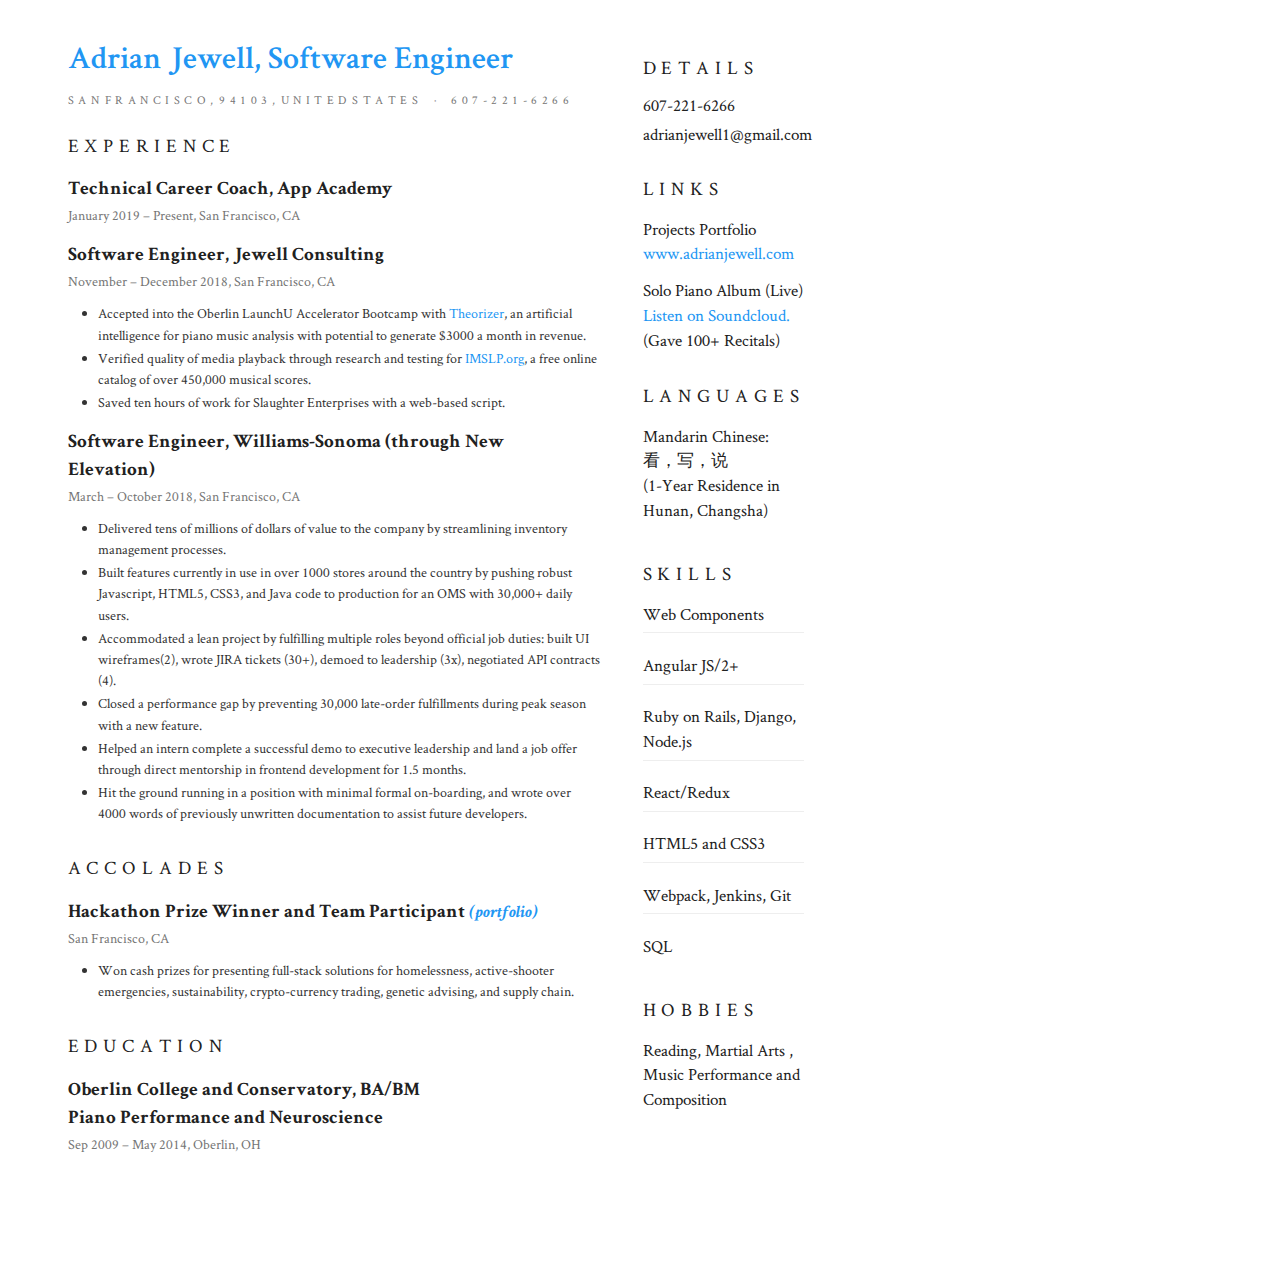
<file: index.html>
<html>

<head>
    <link rel="stylesheet" media="all" href="css.css" />
    <meta charset="utf-8" />
    <style>
        html {
            overflow-y: scroll;
        }

        .setting--primary-text {
            color: #2196F3;
        }

        a {
            color: #2196F3;
            text-decoration: initial;
        }

        .section {
            margin-bottom: 4.2rem;
        }
    </style>
</head>

<body class="body--preview">
    <div class="preview-box">
        <div class="container">
            <div class="container__main">
                <div class="top-block" style="margin-bottom: 3.6rem;">
                    <div class="top-block__details">
                        <div class="top-block__name setting--primary-text">Adrian Jewell, Software Engineer</div>
                        <div class="top-block__contacts">
                            <span class="top-block__city">
                                <span>S</span>
                                <span>A</span>
                                <span>N</span>
                                <span> </span>
                                <span>F</span>
                                <span>R</span>
                                <span>A</span>
                                <span>N</span>
                                <span>C</span>
                                <span>I</span>
                                <span>S</span>
                                <span>C</span>
                                <span>O</span>
                                <span>,</span>
                                <span> </span>
                                <span>9</span>
                                <span>4</span>
                                <span>1</span>
                                <span>0</span>
                                <span>3</span>
                                <span>,</span>
                                <span> </span>
                                <span>U</span>
                                <span>N</span>
                                <span>I</span>
                                <span>T</span>
                                <span>E</span>
                                <span>D</span>
                                <span> </span>
                                <span>S</span>
                                <span>T</span>
                                <span>A</span>
                                <span>T</span>
                                <span>E</span>
                                <span>S</span>
                            </span>
                            <span class="top-block__contacts-sep">&middot;</span>
                            <span class="top-block__phone">
                                <span>6</span>
                                <span>0</span>
                                <span>7</span>
                                <span>-</span>
                                <span>2</span>
                                <span>2</span>
                                <span>1</span>
                                <span>-</span>
                                <span>6</span>
                                <span>2</span>
                                <span>6</span>
                                <span>6</span>
                            </span>
                        </div>
                    </div>
                </div>
                <div class="section">
                    <div class="section__header">
                        <span>E</span>
                        <span>X</span>
                        <span>P</span>
                        <span>E</span>
                        <span>R</span>
                        <span>I</span>
                        <span>E</span>
                        <span>N</span>
                        <span>C</span>
                        <span>E</span>
                    </div>
                    <div class="section__content">
                        <div class="experience" style="page-break-inside: avoid;">
                            <div class="experience__header">
                                <div class="experience__header-line">
                                    <div class="experience__title">Technical Career Coach, App Academy</div>
                                    <div class="experience__date">January 2019 – Present, San Francisco, CA</div>
                                </div>
                            </div>
                        </div>
                        <div class="experience" style="page-break-inside: avoid;">
                            <div class="experience__header">
                                <div class="experience__header-line">
                                    <div class="experience__title">Software Engineer, Jewell Consulting</div>
                                    <div class="experience__date">November – December 2018, San Francisco, CA</div>
                                </div>
                            </div>
                            <div class="experience__description">
                                <div>
                                    <ul>
                                        <li>Accepted into the Oberlin LaunchU Accelerator Bootcamp with <a href="https://github.com/adrianjewell91/theorizer">Theorizer</a>,
                                            an artificial intelligence for piano music analysis with potential to generate $3000 a month in revenue.</li>
                                        <li>Verified quality of media playback through research and testing for <a href="https://imslp.org">IMSLP.org</a>,
                                            a free online catalog of over 450,000 musical scores.</li>
                                        <li>Saved ten hours of work for Slaughter Enterprises with a web-based script.</li>
                                    </ul>
                                </div>
                            </div>
                        </div>
                        <div class="experience" style="page-break-inside: avoid;">
                            <div class="experience__header">
                                <div class="experience__header-line">
                                    <div class="experience__title">Software Engineer, Williams-Sonoma (through New
                                        Elevation)</div>
                                    <div class="experience__date">March – October 2018, San Francisco, CA</div>
                                </div>
                            </div>
                            <div class="experience__description">
                                <div>
                                    <ul>
                                        <li>Delivered tens of millions of dollars of value to the company by streamlining inventory management processes.</li>
                                        <li>Built features currently in use in over 1000 stores around the country by pushing robust Javascript, HTML5, CSS3, and Java code to production for an OMS with
                                        30,000+ daily users.</li>
                                        <li>Accommodated a lean project by fulfilling multiple roles beyond official job duties: built UI
                                            wireframes(2), wrote
                                            JIRA
                                            tickets
                                            (30+), demoed to leadership (3x), negotiated API contracts (4).</li>
                                        <li>Closed a performance gap by preventing 30,000 late-order fulfillments during
                                            peak season with a new feature.</li>
                                        <li>Helped an intern complete a
                                            successful demo to executive leadership
                                            and land a job offer through direct mentorship in frontend development for 1.5 months.</li>
                                        <li>Hit the ground running in a position with minimal formal on-boarding, and wrote over 4000 words of previously unwritten documentation to
                                            assist
                                            future developers.</li>
                                    </ul>
                                </div>
                            </div>
                        </div>
                    </div>
                </div>
                <div class="section" style="margin-top: 2em;">
                    <div class="section__header">
                        <span>A</span>
                        <span>C</span>
                        <span>C</span>
                        <span>O</span>
                        <span>L</span>
                        <span>A</span>
                        <span>D</span>
                        <span>E</span>
                        <span>S</span>
                    </div>
                    <div class="section__content">
                        <div class="experience" style="page-break-inside: avoid;">
                            <div class="experience__header">
                                <div class="experience__header-line">
                                    <div class="experience__title">Hackathon Prize Winner and Team Participant
                                        <a class="socials__link setting--primary-text" href="https://adrianjewell.com/2018/01/28/hack-a-thon-finalist/">
                                            <i>(portfolio)</i>
                                        </a>
                                    </div>
                                    <div class="experience__date">San Francisco, CA</div>
                                </div>
                            </div>
                            <div class="experience__description">
                                <ul>
                                    <li>Won cash prizes for presenting full-stack solutions for
                                        homelessness,
                                        active-shooter
                                        emergencies,
                                        sustainability, crypto-currency trading, genetic advising, and supply
                                        chain.</li>
                                </ul>
                            </div>
                        </div>
                    </div>
                </div>
                <div class="section">
                    <div class="section__header">
                        <span>E</span>
                        <span>D</span>
                        <span>U</span>
                        <span>C</span>
                        <span>A</span>
                        <span>T</span>
                        <span>I</span>
                        <span>O</span>
                        <span>N</span>
                    </div>
                    <div class="section__content">
                        <div class="experience" style="page-break-inside: avoid;">
                            <div class="experience__header">
                                <div class="experience__header-line">
                                    <div class="experience__title">Oberlin College and Conservatory, BA/BM <br>Piano
                                        Performance and Neuroscience</div>
                                    <div class="experience__date">Sep 2009 – May 2014, Oberlin, OH</div>
                                </div>
                            </div>
                            <div class="experience__description"></div>
                        </div>
                    </div>
                </div>
            </div>
            <div class="container__aside" style="right: 40px">
                <div class="section">
                    <div class="section__header">
                        <span>D</span>
                        <span>E</span>
                        <span>T</span>
                        <span>A</span>
                        <span>I</span>
                        <span>L</span>
                        <span>S</span>
                    </div>
                    <div class="section__content">
                        <div class="details__section">
                            <div class="details__general-detail">607-221-6266</div>
                            <div class="details__general-detail">adrianjewell1@gmail.com</div>
                        </div>
                    </div>
                </div>
                <div class="section section--sidebar">
                    <div class="section__header">
                        <span>L</span>
                        <span>I</span>
                        <span>N</span>
                        <span>K</span>
                        <span>S</span>
                    </div>
                    <div class="section__content">
                        <div class="socials">
                            <div class="socials__label">Projects Portfolio</div>
                            <a class="socials__link setting--primary-text" href="http://www.adrianjewell.com">www.adrianjewell.com</a>
                        </div>
                        <div class="socials">
                            <div class="socials__label">Solo Piano Album (Live)</div>
                            <a class="socials__link setting--primary-text" href="http://www.soundcloud.com/adrianjewell">Listen
                                on Soundcloud.</a>
                            <div class="socials__label">(Gave 100+ Recitals)</div>
                        </div>
                    </div>
                </div>
                <div class="section section--sidebar">
                    <div class="section__header">
                        <span>L</span>
                        <span>A</span>
                        <span>N</span>
                        <span>G</span>
                        <span>U</span>
                        <span>A</span>
                        <span>G</span>
                        <span>E</span>
                        <span>S</span>
                    </div>
                    <div class="section__content">
                        <div class="skill">
                            <div class="skill__name">Mandarin Chinese:</div>
                            <div class="skill__name">看，写，说</div>
                            <div class="skill__name">(1-Year Residence in Hunan, Changsha)</div>
                        </div>
                    </div>
                </div>
                <div class="section section--sidebar">
                    <div class="section__header">
                        <span>S</span>
                        <span>K</span>
                        <span>I</span>
                        <span>L</span>
                        <span>L</span>
                        <span>S</span>
                    </div>
                    <div class="section__content">
                        <div class="skill">
                            <div class="skill__name">Web Components</div>
                            <div class="skill__progress">
                                <div class="skill__progress-inner" style="width: -20%;"></div>
                            </div>
                        </div>
                        <div class="skill">
                            <div class="skill__name">Angular JS/2+</div>
                            <div class="skill__progress">
                                <div class="skill__progress-inner" style="width: -20%;"></div>
                            </div>
                        </div>
                        <div class="skill">
                            <div class="skill__name">Ruby on Rails, Django, Node.js</div>
                            <div class="skill__progress">
                                <div class="skill__progress-inner" style="width: -20%;"></div>
                            </div>
                        </div>
                        <div class="skill">
                            <div class="skill__name">React/Redux</div>
                            <div class="skill__progress">
                                <div class="skill__progress-inner" style="width: -20%;"></div>
                            </div>
                        </div>
                        <div class="skill">
                            <div class="skill__name">HTML5 and CSS3</div>
                            <div class="skill__progress">
                                <div class="skill__progress-inner" style="width: -20%;"></div>
                            </div>
                        </div>
                        <div class="skill">
                            <div class="skill__name">Webpack, Jenkins, Git</div>
                            <div class="skill__progress">
                                <div class="skill__progress-inner" style="width: -20%;"></div>
                            </div>
                        </div>
                        <div class="skill">
                            <div class="skill__name">SQL</div>
                        </div>
                    </div>
                </div>
                <div class="section section--sidebar">
                    <div class="section__header">
                        <div class="section__header">
                            <span>H</span>
                            <span>O</span>
                            <span>B</span>
                            <span>B</span>
                            <span>I</span>
                            <span>E</span>
                            <span>S</span>
                        </div>
                    </div>
                    <div class="section__content">
                        <div class="hobbies">Reading, Martial Arts , Music Performance and Composition</div>
                    </div>
                </div>
            </div>
        </div>
    </div>
</body>

</html>
</file>
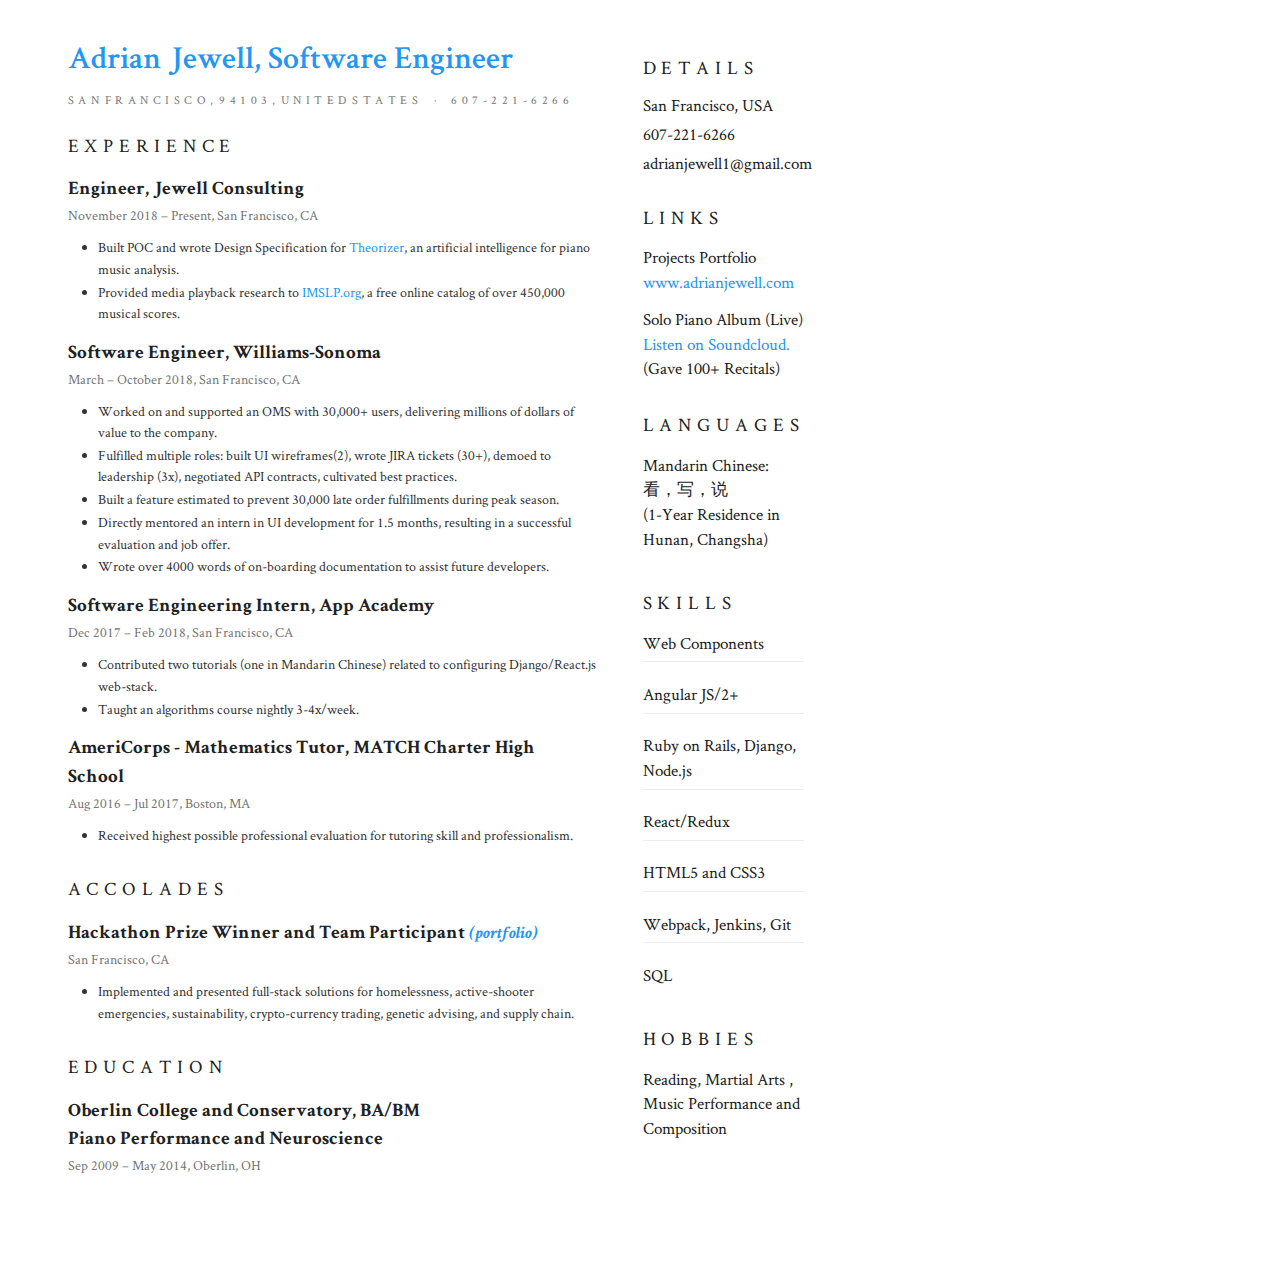
<file: resume-full-fullstack.html>
<html>

<head>
    <link rel="stylesheet" media="all" href="css.css" />
    <meta charset="utf-8" />
    <style>
        html {
            overflow-y: scroll;
        }

        .setting--primary-text {
            color: #2196F3;
        }

        a {
            color: #2196F3;
            text-decoration: initial;
        }

        .section {
            margin-bottom: 4.2rem;
        }
    </style>
</head>

<body class="body--preview">
    <div class="preview-box">
        <div class="container">
            <div class="container__main">
                <div class="top-block" style="margin-bottom: 3.6rem;">
                    <div class="top-block__details">
                        <div class="top-block__name setting--primary-text">Adrian Jewell, Software Engineer</div>
                        <div class="top-block__contacts">
                            <span class="top-block__city">
                                <span>S</span>
                                <span>A</span>
                                <span>N</span>
                                <span> </span>
                                <span>F</span>
                                <span>R</span>
                                <span>A</span>
                                <span>N</span>
                                <span>C</span>
                                <span>I</span>
                                <span>S</span>
                                <span>C</span>
                                <span>O</span>
                                <span>,</span>
                                <span> </span>
                                <span>9</span>
                                <span>4</span>
                                <span>1</span>
                                <span>0</span>
                                <span>3</span>
                                <span>,</span>
                                <span> </span>
                                <span>U</span>
                                <span>N</span>
                                <span>I</span>
                                <span>T</span>
                                <span>E</span>
                                <span>D</span>
                                <span> </span>
                                <span>S</span>
                                <span>T</span>
                                <span>A</span>
                                <span>T</span>
                                <span>E</span>
                                <span>S</span>
                            </span>
                            <span class="top-block__contacts-sep">&middot;</span>
                            <span class="top-block__phone">
                                <span>6</span>
                                <span>0</span>
                                <span>7</span>
                                <span>-</span>
                                <span>2</span>
                                <span>2</span>
                                <span>1</span>
                                <span>-</span>
                                <span>6</span>
                                <span>2</span>
                                <span>6</span>
                                <span>6</span>
                            </span>
                        </div>
                    </div>
                </div>
                <div class="section">
                    <div class="section__header">
                        <span>E</span>
                        <span>X</span>
                        <span>P</span>
                        <span>E</span>
                        <span>R</span>
                        <span>I</span>
                        <span>E</span>
                        <span>N</span>
                        <span>C</span>
                        <span>E</span>
                    </div>
                    <div class="section__content">
                        <div class="experience" style="page-break-inside: avoid;">
                            <div class="experience__header">
                                <div class="experience__header-line">
                                    <div class="experience__title">Engineer, Jewell Consulting</div>
                                    <div class="experience__date">November 2018 – Present, San Francisco, CA</div>
                                </div>
                            </div>
                            <div class="experience__description">
                                <div>
                                    <ul>
                                        <li>Built POC and wrote Design Specification for <a href="https://github.com/adrianjewell91/theorizer">Theorizer</a>,
                                            an artificial intelligence for piano music analysis.</li>
                                        <li>Provided media playback research to <a href="https://imslp.org">IMSLP.org</a>,
                                            a free online catalog of over 450,000 musical scores.</li>
                                    </ul>
                                </div>
                            </div>
                        </div>
                        <div class="experience" style="page-break-inside: avoid;">
                            <div class="experience__header">
                                <div class="experience__header-line">
                                    <div class="experience__title">Software Engineer, Williams-Sonoma</div>
                                    <div class="experience__date">March – October 2018, San Francisco, CA</div>
                                </div>
                            </div>
                            <div class="experience__description">
                                <div>
                                    <ul>
                                        <li>Worked on and supported an OMS with 30,000+
                                            users, delivering millions of dollars of value to the company.</li>
                                        <li>Fulfilled multiple roles: built UI wireframes(2), wrote JIRA
                                            tickets
                                            (30+), demoed to leadership (3x), negotiated API contracts, cultivated best
                                            practices.</li>
                                        <li>Built a feature estimated to prevent 30,000 late order fulfillments during
                                            peak season.</li>
                                        <li>Directly mentored an intern in UI development for 1.5 months, resulting in
                                            a successful evaluation
                                            and job offer.</li>
                                        <li>Wrote over 4000 words of on-boarding documentation to
                                            assist
                                            future developers.</li>
                                    </ul>
                                </div>
                            </div>
                        </div>
                        <div class="experience" style="page-break-inside: avoid;">
                            <div class="experience__header">
                                <div class="experience__header-line">
                                    <div class="experience__title">Software Engineering Intern, App Academy</div>
                                    <div class="experience__date">Dec 2017 – Feb 2018, San Francisco, CA</div>
                                </div>
                            </div>
                            <div class="experience__description">
                                <div>
                                    <ul>
                                        <li>Contributed two tutorials (one in Mandarin Chinese) related to configuring
                                            Django/React.js
                                            web-stack.</li>
                                        <li>Taught an algorithms course nightly 3-4x/week.
                                        </li>
                                    </ul>
                                </div>
                            </div>
                        </div>
                        <div class="experience" style="page-break-inside: avoid;">
                            <div class="experience__header">
                                <div class="experience__header-line">
                                    <div class="experience__title">AmeriCorps - Mathematics Tutor, MATCH Charter High
                                        School</div>
                                    <div class="experience__date">Aug 2016 – Jul 2017, Boston, MA</div>
                                </div>
                            </div>
                            <div class="experience__description">
                                <div>
                                    <ul>
                                        <li>Received highest possible professional evaluation for tutoring skill and
                                            professionalism.
                                        </li>
                                    </ul>
                                </div>
                            </div>
                        </div>
                    </div>
                </div>
                <div class="section" style="margin-top: 2em;">
                    <div class="section__header">
                        <span>A</span>
                        <span>C</span>
                        <span>C</span>
                        <span>O</span>
                        <span>L</span>
                        <span>A</span>
                        <span>D</span>
                        <span>E</span>
                        <span>S</span>
                    </div>
                    <div class="section__content">
                        <div class="experience" style="page-break-inside: avoid;">
                            <div class="experience__header">
                                <div class="experience__header-line">
                                    <div class="experience__title">Hackathon Prize Winner and Team Participant
                                        <a class="socials__link setting--primary-text" href="https://adrianjewell.com/2018/01/28/hack-a-thon-finalist/">
                                            <i>(portfolio)</i>
                                        </a>
                                    </div>
                                    <div class="experience__date">San Francisco, CA</div>
                                </div>
                            </div>
                            <div class="experience__description">
                                <ul>
                                    <li>Implemented and presented full-stack solutions for
                                        homelessness,
                                        active-shooter
                                        emergencies,
                                        sustainability, crypto-currency trading, genetic advising, and supply
                                        chain.</li>
                                </ul>
                            </div>
                        </div>
                    </div>
                </div>
                <div class="section">
                    <div class="section__header">
                        <span>E</span>
                        <span>D</span>
                        <span>U</span>
                        <span>C</span>
                        <span>A</span>
                        <span>T</span>
                        <span>I</span>
                        <span>O</span>
                        <span>N</span>
                    </div>
                    <div class="section__content">
                        <div class="experience" style="page-break-inside: avoid;">
                            <div class="experience__header">
                                <div class="experience__header-line">
                                    <div class="experience__title">Oberlin College and Conservatory, BA/BM <br>Piano
                                        Performance and Neuroscience</div>
                                    <div class="experience__date">Sep 2009 – May 2014, Oberlin, OH</div>
                                </div>
                            </div>
                            <div class="experience__description"></div>
                        </div>
                    </div>
                </div>
            </div>
            <div class="container__aside" style="right: 40px">
                <div class="section">
                    <div class="section__header">
                        <span>D</span>
                        <span>E</span>
                        <span>T</span>
                        <span>A</span>
                        <span>I</span>
                        <span>L</span>
                        <span>S</span>
                    </div>
                    <div class="section__content">
                        <div class="details__section">
                            <div class="details__general-detail">San Francisco, USA</div>
                            <div class="details__general-detail">607-221-6266</div>
                            <div class="details__general-detail">adrianjewell1@gmail.com</div>
                        </div>
                    </div>
                </div>
                <div class="section section--sidebar">
                    <div class="section__header">
                        <span>L</span>
                        <span>I</span>
                        <span>N</span>
                        <span>K</span>
                        <span>S</span>
                    </div>
                    <div class="section__content">
                        <div class="socials">
                            <div class="socials__label">Projects Portfolio</div>
                            <a class="socials__link setting--primary-text" href="http://www.adrianjewell.com">www.adrianjewell.com</a>
                        </div>
                        <div class="socials">
                            <div class="socials__label">Solo Piano Album (Live)</div>
                            <a class="socials__link setting--primary-text" href="http://www.soundcloud.com/adrianjewell">Listen
                                on Soundcloud.</a>
                            <div class="socials__label">(Gave 100+ Recitals)</div>
                        </div>
                    </div>
                </div>
                <div class="section section--sidebar">
                    <div class="section__header">
                        <span>L</span>
                        <span>A</span>
                        <span>N</span>
                        <span>G</span>
                        <span>U</span>
                        <span>A</span>
                        <span>G</span>
                        <span>E</span>
                        <span>S</span>
                    </div>
                    <div class="section__content">
                        <div class="skill">
                            <div class="skill__name">Mandarin Chinese:</div>
                            <div class="skill__name">看，写，说</div>
                            <div class="skill__name">(1-Year Residence in Hunan, Changsha)</div>
                        </div>
                    </div>
                </div>
                <div class="section section--sidebar">
                    <div class="section__header">
                        <span>S</span>
                        <span>K</span>
                        <span>I</span>
                        <span>L</span>
                        <span>L</span>
                        <span>S</span>
                    </div>
                    <div class="section__content">
                        <div class="skill">
                            <div class="skill__name">Web Components</div>
                            <div class="skill__progress">
                                <div class="skill__progress-inner" style="width: -20%;"></div>
                            </div>
                        </div>
                        <div class="skill">
                            <div class="skill__name">Angular JS/2+</div>
                            <div class="skill__progress">
                                <div class="skill__progress-inner" style="width: -20%;"></div>
                            </div>
                        </div>
                        <div class="skill">
                            <div class="skill__name">Ruby on Rails, Django, Node.js</div>
                            <div class="skill__progress">
                                <div class="skill__progress-inner" style="width: -20%;"></div>
                            </div>
                        </div>
                        <div class="skill">
                            <div class="skill__name">React/Redux</div>
                            <div class="skill__progress">
                                <div class="skill__progress-inner" style="width: -20%;"></div>
                            </div>
                        </div>
                        <div class="skill">
                            <div class="skill__name">HTML5 and CSS3</div>
                            <div class="skill__progress">
                                <div class="skill__progress-inner" style="width: -20%;"></div>
                            </div>
                        </div>
                        <div class="skill">
                            <div class="skill__name">Webpack, Jenkins, Git</div>
                            <div class="skill__progress">
                                <div class="skill__progress-inner" style="width: -20%;"></div>
                            </div>
                        </div>
                        <div class="skill">
                            <div class="skill__name">SQL</div>
                        </div>
                    </div>
                </div>
                <div class="section section--sidebar">
                    <div class="section__header">
                        <div class="section__header">
                            <span>H</span>
                            <span>O</span>
                            <span>B</span>
                            <span>B</span>
                            <span>I</span>
                            <span>E</span>
                            <span>S</span>
                        </div>
                    </div>
                    <div class="section__content">
                        <div class="hobbies">Reading, Martial Arts , Music Performance and Composition</div>
                    </div>
                </div>
            </div>
        </div>
    </div>
</body>

</html>
</file>
